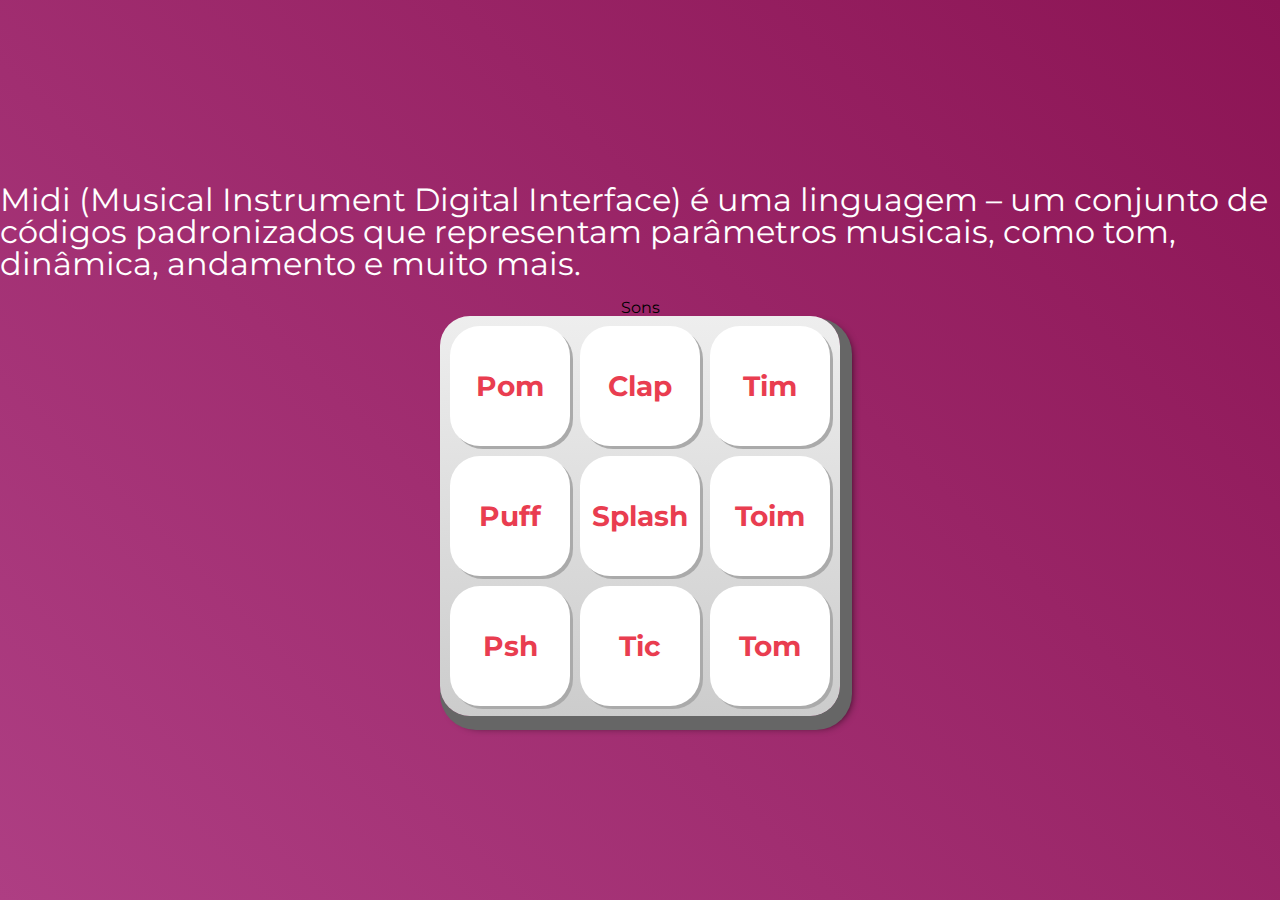
<file: index.html>
<!DOCTYPE html>
<html lang="pt-BR">
<head>
    <meta charset="UTF-8">
    <meta http-equiv="X-UA-Compatible" content="IE=edge">
    <meta name="viewport" content="width=device-width, initial-scale=1.0">

    <title> MIDI</title>

    <link rel="preconnect" href="https://fonts.googleapis.com">
    <link rel="preconnect" href="https://fonts.gstatic.com" crossorigin>
    <link href="https://fonts.googleapis.com/css2?family=Montserrat:wght@500;600&display=swap" rel="stylesheet">

    <link rel="icon" type="image/png" href="images/bateria.png">
    <link rel="stylesheet" href="css/reset.css">
    <link rel="stylesheet" href="css/estilos.css">

   
</head>
<body>

    <h1>Midi (Musical Instrument Digital Interface) é uma linguagem – um conjunto de códigos padronizados que representam parâmetros musicais, como tom, dinâmica, andamento e muito mais.</h1>
    <a href="animais.html">Sons</a>
    <section class="teclado">
        <button onclick="tocaSomPom()" class="tecla tecla_pom">Pom</button>
        <button onclick="tocaSomClap()" class="tecla tecla_clap">Clap</button>
        <button onclick="tocaSomTim()" class="tecla tecla_tim">Tim</button>
    
        <button onclick="tocaSomPuff()" class="tecla tecla_puff">Puff</button>
        <button onclick="tocaSomSplash()" class="tecla tecla_splash">Splash</button>
        <button onclick="tocaSomToim()" class="tecla tecla_toim">Toim</button>
    
        <button onclick="tocaSomPsh()" class="tecla tecla_psh">Psh</button>
        <button onclick="tocaSomTic()" class="tecla tecla_tic">Tic</button>
        <button onclick="tocaSomTom()" class="tecla tecla_tom">Tom</button>
    </section>

    <audio src="sounds/keyq.wav" id="som_tecla_pom"></audio>
    <audio src="sounds/keyw.wav" id="som_tecla_clap"></audio>
    <audio src="sounds/keye.wav" id="som_tecla_tim"></audio>
    <audio src="sounds/keya.wav" id="som_tecla_puff"></audio>
    <audio src="sounds/keys.wav" id="som_tecla_splash"></audio>
    <audio src="sounds/keyd.wav" id="som_tecla_toim"></audio>
    <audio src="sounds/keyd.wav" id="som_tecla_toim"></audio>
    <audio src="sounds/keyd.wav" id="som_tecla_toim"></audio>
    <audio src="sounds/keyz.wav" id="som_tecla_psh"></audio>
    <audio src="sounds/keyx.wav" id="som_tecla_tic"></audio>
    <audio src="sounds/keyc.wav" id="som_tecla_tom"></audio>
    <script src="main.js"></script>

</body>
</html>
</file>
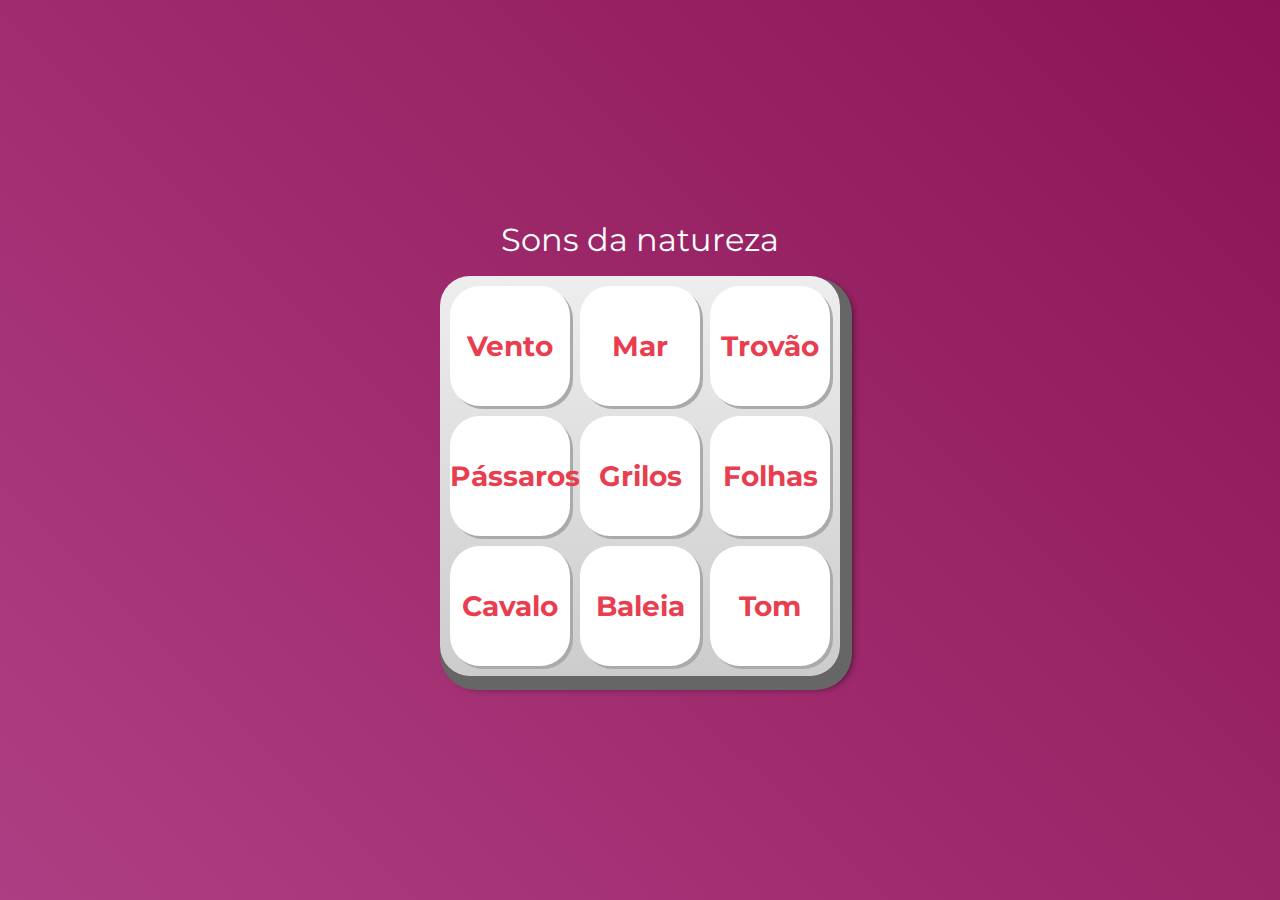
<file: animais.html>
<!DOCTYPE html>
<html lang="pt-BR">
<head>
    <meta charset="UTF-8">
    <meta http-equiv="X-UA-Compatible" content="IE=edge">
    <meta name="viewport" content="width=device-width, initial-scale=1.0">

    <title> MIDI</title>

    <link rel="preconnect" href="https://fonts.googleapis.com">
    <link rel="preconnect" href="https://fonts.gstatic.com" crossorigin>
    <link href="https://fonts.googleapis.com/css2?family=Montserrat:wght@500;600&display=swap" rel="stylesheet">

    <link rel="icon" type="image/png" href="images/bateria.png">
    <link rel="stylesheet" href="css/reset.css">
    <link rel="stylesheet" href="css/estilos.css">

   
</head>
<body>

    <h1>Sons da natureza</h1>
    <section class="teclado">
        <button onclick="tocaSomVento()" class="tecla tecla_vento">Vento</button>
        <button onclick="tocaSomMar()" class="tecla tecla_mar">Mar</button>
        <button onclick="tocaSomTrovão()" class="tecla tecla_trovão">Trovão</button>
    
        <button onclick="tocaSomPássaros()" class="tecla tecla_pássaros">Pássaros</button>
        <button onclick="tocaSomGrilos()" class="tecla tecla_grilos">Grilos</button>
        <button onclick="tocaSomFolhassecas()" class="tecla tecla_folhas secas">Folhas secas</button>
    
        <button onclick="tocaSomCavalo()" class="tecla tecla_cavalo">Cavalo</button>
        <button onclick="tocaSomBaleia()" class="tecla tecla_baleia">Baleia</button>
        <button onclick="tocaSomTom()" class="tecla tecla_tom">Tom</button>
    </section>

    <audio src="sounds/Som de VENTO Audio EFEITO SONORO_wfEm-d8_WEs.mp3" id="som_tecla_vento"></audio>
    <audio src="sounds/time-cine.mp3" id="som_tecla_mar"></audio>
    <audio src="sounds/Som de RAIOS Relâmpago Trovões EFEITO SONORO_FkMSxcSdRWI.mp3" id="som_tecla_trovão"></audio>
    <audio src="sounds/EFEITOS SONOROS  NATUREZA_ PÁSSAROS (PARA EDIÇÃO DE VIDEOS )_M-wX6cHqrvo.mp3" id="som_tecla_pássaros"></audio>
    <audio src="sounds/som de grilo_lvH1cvQQz0s.mp3" id="som_tecla_grilos"></audio>
    <audio src="sounds/Som Pisando Em Folhas - Efeito Sonoro Pisando Folhas Secas_NXrmBJ5ezjY.mp3" id="som_tecla_folhas secas"></audio>
    <audio src="sounds/Efeito sonoro Cavalo relinchando_NFosnzt8yqA.mp3" id="som_tecla_cavalo"></audio>
    <audio src="sounds/Sons de baleia 🐳.mp3" id="som_tecla_baleia"></audio>
    <audio src="sounds/keyc.wav" id="som_tecla_tom"></audio>
    <script src="main.js"></script>

</body>
</html>
</file>
<file: css/estilos.css>
:root {
  --cinza: #aaa;
  --vermelha: #e93d50;
  --vermelha-escura: #af303f;
  --branca: #fff;
  --luz: rgb(229, 255, 0);
}

body {
  align-items: center;
  background: linear-gradient(45deg, #ae3e83 0%,#8c1454 100%);
  display: flex;
  justify-content: center;
  flex-direction: column;
  font-family: 'Montserrat', sans-serif;
  min-height: 100vh;
}

h1 {
  color: var(--branca);
  margin-bottom: 20px;
  font-size: 2rem;
}

.teclado {
  background: linear-gradient(to bottom, #eeeeee 0%,#cccccc 100%);
  box-shadow: 6px 8px 0 6px #666, 10px 10px 10px #000;
  border-radius: 30px;
  display: grid;
  gap: 10px;
  grid-template-columns: repeat(3, 1fr);
  padding: 10px;
}

.tecla {
  background-color: var(--branca);
  border-radius: 30px;
  box-shadow: 3px 3px 0 var(--cinza);
  color: var(--vermelha);
  cursor: pointer;
  height: 120px;
  font-size: 1.75em;
  font-weight: bold;
  line-height: 120px;
  text-align: center;
  width: 120px;
}

.tecla.ativa,
.tecla:active {
  background-color: var(--vermelha);
  border: 4px solid  var(--vermelha);
  box-shadow: 3px 3px 0 var(--vermelha-escura) inset;
  color: var(--branca);
  outline: none;
}

.tecla.focus,
.tecla:focus {
  outline: none;
  box-shadow: 1px 1px 10px var(--luz);
}

.tecla.active:focus,
.tecla:active:focus {
  box-shadow: 3px 3px 0 var(--vermelha-escura) inset, 1px 1px 10px var(--luz);
}
</file>
